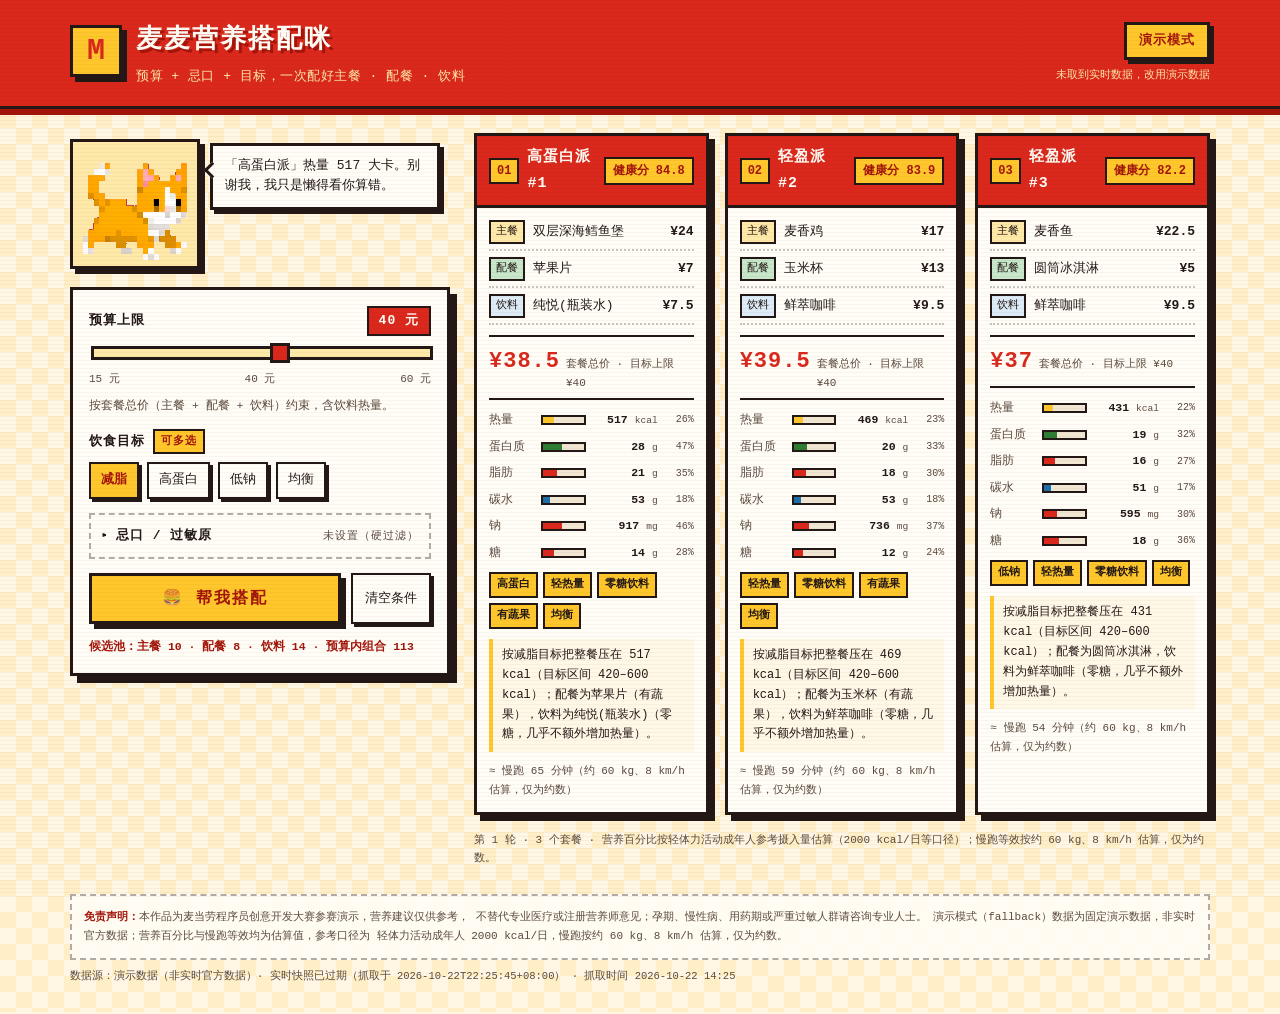
<file: index.html>
<!DOCTYPE html>
<html lang="zh-CN">
<head>
<meta charset="UTF-8">
<meta name="viewport" content="width=device-width, initial-scale=1.0">
<title>麦麦营养搭配咪 · 麦当劳健康套餐搭配</title>
<link rel="stylesheet" href="css/style.css">
<link rel="icon" href="assets/pixel-cat-walk.gif">
</head>
<body>
<div class="scanlines" aria-hidden="true"></div>

<header class="hero">
  <div class="hero-inner">
    <div class="brand">
      <span class="brand-m" aria-hidden="true">M</span>
      <div>
        <h1>麦麦营养搭配咪</h1>
        <p class="subtitle">预算 + 忌口 + 目标，一次配好主餐 · 配餐 · 饮料</p>
      </div>
    </div>
    <div class="badge-wrap">
      <span class="badge" id="modeBadge" data-mode="loading">检测中…</span>
      <span class="badge-note" id="modeNote">正在读取数据源</span>
    </div>
  </div>
</header>

<main class="layout">
  <section class="stage" aria-label="猫咪与点单面板">
    <div class="cat-zone">
      <div class="cat-frame">
        <img id="catImg" class="cat" src="assets/pixel-cat-walk.gif" alt="像素风橘猫" width="128" height="128">
      </div>
      <div class="bubble" id="bubble" role="status" aria-live="polite">喵。先选个预算，剩下的交给我。</div>
    </div>

    <div class="panel">
      <div class="field">
        <label class="field-label" for="budget">
          预算上限 <output id="budgetOut" for="budget">40 元</output>
        </label>
        <input type="range" id="budget" min="15" max="60" step="1" value="40"
               aria-describedby="budgetHint">
        <div class="scale" aria-hidden="true"><span>15 元</span><span>40 元</span><span>60 元</span></div>
        <p class="hint" id="budgetHint">按套餐总价（主餐 + 配餐 + 饮料）约束，含饮料热量。</p>
      </div>

      <div class="field">
        <span class="field-label">饮食目标 <em>可多选</em></span>
        <div class="chips" id="goalChips" role="group" aria-label="饮食目标"></div>
      </div>

      <details class="field field-collapse" id="filterBox">
        <summary>
          忌口 / 过敏原
          <span class="summary-state" id="filterCount">未设置（硬过滤）</span>
        </summary>
        <p class="hint">命中即整条商品出局，不做「尽量避开」。过敏原标注为按餐品构成推断，严重过敏请以官方包装为准。</p>
        <div class="chip-group" id="allergenGroup" aria-label="过敏原"></div>
        <div class="chip-group" id="exclusionGroup" aria-label="忌口"></div>
      </details>

      <div class="actions">
        <button id="btnMix" class="btn-primary" type="button">
          <span class="btn-icon" aria-hidden="true">🍔</span> 帮我搭配
        </button>
        <button id="btnReset" class="btn-ghost" type="button">清空条件</button>
      </div>
      <p class="hint hint-strong" id="poolHint">候选池：—</p>
    </div>
  </section>

  <section class="results" id="results" aria-live="polite">
    <div class="state state-loading" id="stateLoading" hidden>
      <div class="pixel-loader" aria-hidden="true"><span></span><span></span><span></span></div>
      <p>猫咪正在翻菜单，顺便算热量…</p>
    </div>

    <div class="state state-error" id="stateError" hidden>
      <h2>数据没接上</h2>
      <p id="errorText"></p>
      <p class="hint">可先执行 <code>python tools/build_data.py</code> 生成数据文件，或在 WorkBuddy 中启用 mcd-mcp 连接器后重新抓取。</p>
    </div>

    <div class="state state-empty" id="stateEmpty" hidden>
      <h2>这套条件配不出 3 个套餐</h2>
      <p id="emptyText"></p>
      <ul class="suggest" id="emptySuggest"></ul>
    </div>

    <div class="cards" id="cards"></div>

    <p class="result-meta" id="resultMeta" hidden></p>
  </section>
</main>

<footer class="footnote">
  <p class="disclaimer">
    <strong>免责声明：</strong>本作品为麦当劳程序员创意开发大赛参赛演示，营养建议仅供参考，
    不替代专业医疗或注册营养师意见；孕期、慢性病、用药期或严重过敏人群请咨询专业人士。
    演示模式（fallback）数据为固定演示数据，非实时官方数据；营养百分比与慢跑等效均为估算值，参考口径为
    轻体力活动成年人 2000 kcal/日，慢跑按约 60 kg、8 km/h 估算，仅为约数。
  </p>
  <p class="source" id="sourceLine">数据源：加载中…</p>
</footer>

<!-- 数据（file:// 下也可读取，由 tools/build_data.py 生成） -->
<script src="data/mcp_snapshot.js"></script>
<script src="data/fallback_data.js"></script>
<script src="data/allergen_map.js"></script>
<script src="data/cat_lines.js"></script>

<!-- 逻辑 -->
<script src="js/data.js"></script>
<script src="js/filter.js"></script>
<script src="js/combo.js"></script>
<script src="js/score.js"></script>
<script src="js/cat.js"></script>
<script src="js/app.js"></script>
</body>
</html>
</file>
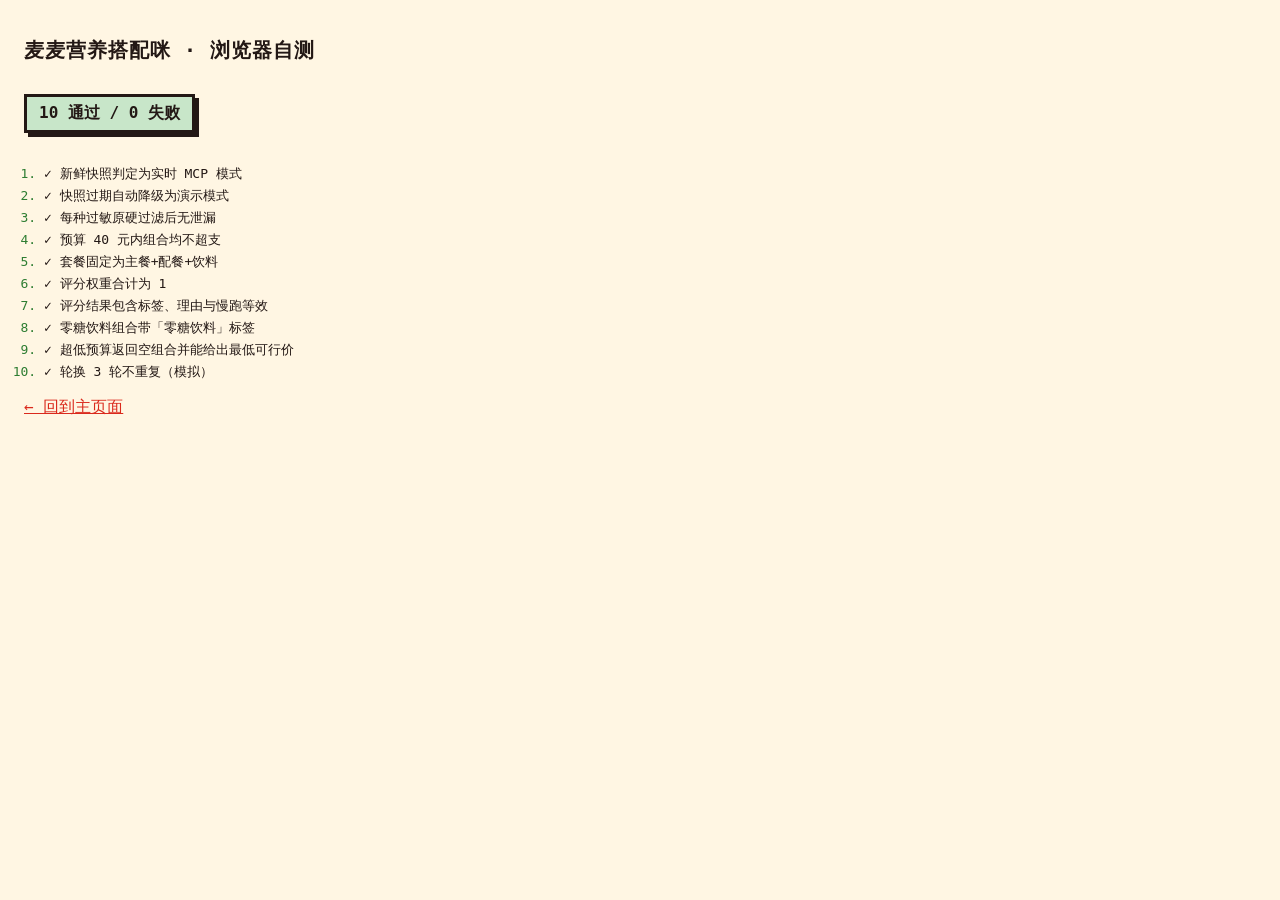
<file: tests/test.html>
<!DOCTYPE html>
<html lang="zh-CN">
<head>
<meta charset="UTF-8">
<meta name="viewport" content="width=device-width, initial-scale=1">
<title>麦麦营养搭配咪 · 浏览器测试</title>
<style>
  body { font-family: ui-monospace, Consolas, "Microsoft YaHei", monospace; background: #FFF6E3; color: #231815; margin: 0; padding: 24px; }
  h1 { font-size: 20px; letter-spacing: 1px; }
  .sum { display: inline-block; padding: 6px 12px; border: 3px solid #231815; background: #FFC72C; font-weight: 700; box-shadow: 4px 4px 0 #231815; }
  ol { padding-left: 20px; }
  li { margin: 4px 0; font-size: 13px; }
  .ok::marker { color: #2E7D32; }
  .bad { color: #DA291C; font-weight: 700; }
  .bad::marker { color: #DA291C; }
  a { color: #DA291C; }
</style>
</head>
<body>
<h1>麦麦营养搭配咪 · 浏览器自测</h1>
<p class="sum" id="summary">运行中…</p>
<ol id="list"></ol>
<p><a href="../index.html">← 回到主页面</a></p>

<script src="../data/mcp_snapshot.js"></script>
<script src="../data/fallback_data.js"></script>
<script src="../data/allergen_map.js"></script>
<script src="../js/data.js"></script>
<script src="../js/filter.js"></script>
<script src="../js/combo.js"></script>
<script src="../js/score.js"></script>
<script>
(function () {
  var pass = 0, fail = 0;
  var list = document.getElementById('list');
  function test(name, fn) {
    var li = document.createElement('li');
    try {
      fn();
      pass++;
      li.className = 'ok';
      li.textContent = '✓ ' + name;
    } catch (e) {
      fail++;
      li.className = 'bad';
      li.textContent = '✗ ' + name + ' — ' + e.message;
    }
    list.appendChild(li);
  }
  function assert(c, m) { if (!c) throw new Error(m || '断言失败'); }
  function eq(a, b, m) { if (a !== b) throw new Error((m || '不相等') + ': ' + a + ' ≠ ' + b); }

  var captured = Date.parse(MCD_SNAPSHOT.capturedAt);
  var HOUR = 3600000;

  test('新鲜快照判定为实时 MCP 模式', function () {
    eq(MCDData.load({ now: captured + HOUR }).mode, 'mcp');
  });
  test('快照过期自动降级为演示模式', function () {
    var d = MCDData.load({ now: captured + 30 * 24 * HOUR });
    eq(d.mode, 'demo');
    assert(/过期/.test(d.reason), '应说明过期原因');
  });
  test('每种过敏原硬过滤后无泄漏', function () {
    var d = MCDData.load({ now: captured + HOUR });
    MCD_ALLERGEN_MAP.allergens.forEach(function (rule) {
      var res = MCDFilter.hardFilter(d.items, { allergens: [rule.id] });
      res.passed.forEach(function (it) {
        assert(it.allergens.indexOf(rule.id) === -1, rule.label + ' 泄漏: ' + it.name);
      });
    });
  });
  test('预算 40 元内组合均不超支', function () {
    var d = MCDData.load({ now: captured + HOUR });
    var pool = MCDFilter.classify(d.items);
    var combos = MCDCombo.generate(pool, { budgetMax: 40 }).combos;
    assert(combos.length >= 9, '组合数不足: ' + combos.length);
    combos.forEach(function (c) { assert(c.totalPrice <= 40.000001, '超预算 ' + c.totalPrice); });
  });
  test('套餐固定为主餐+配餐+饮料', function () {
    var d = MCDData.load({ now: captured + HOUR });
    var combos = MCDCombo.generate(MCDFilter.classify(d.items), { budgetMax: 50 }).combos;
    combos.forEach(function (c) {
      eq(c.items.map(function (i) { return i.category; }).join(','), 'main,side,drink');
    });
  });
  test('评分权重合计为 1', function () {
    var sum = 0;
    Object.keys(MCDScore.WEIGHTS).forEach(function (k) { sum += MCDScore.WEIGHTS[k]; });
    assert(Math.abs(sum - 1) < 1e-9, '权重和 ' + sum);
  });
  test('评分结果包含标签、理由与慢跑等效', function () {
    var d = MCDData.load({ now: captured + HOUR });
    var combos = MCDCombo.generate(MCDFilter.classify(d.items), { budgetMax: 45 }).combos;
    var r = MCDScore.rank(combos, ['fat_loss'])[0];
    assert(r.score > 0 && r.score <= 100, '分数越界');
    assert(r.labels.length > 0, '缺少标签');
    assert(r.reason.length > 10, '理由过短');
    assert(r.jogMin > 0, '缺少慢跑等效');
  });
  test('零糖饮料组合带「零糖饮料」标签', function () {
    var d = MCDData.load({ now: captured + HOUR });
    var combos = MCDCombo.generate(MCDFilter.classify(d.items), { budgetMax: 45 }).combos;
    var zero = combos.filter(function (c) { return c.drink.nutrition.sugarG <= 1; })[0];
    assert(zero, '应存在零糖组合');
    assert(MCDScore.scoreCombo(zero, ['fat_loss']).labels.indexOf('零糖饮料') !== -1, '缺标签');
  });
  test('超低预算返回空组合并能给出最低可行价', function () {
    var d = MCDData.load({ now: captured + HOUR });
    var pool = MCDFilter.classify(d.items);
    eq(MCDCombo.generate(pool, { budgetMax: 12 }).combos.length, 0);
    assert(MCDCombo.cheapestPossible(pool).price > 12, '最低价应高于预算');
  });
  test('轮换 3 轮不重复（模拟）', function () {
    var d = MCDData.load({ now: captured + HOUR });
    var ranked = MCDScore.rank(MCDCombo.generate(MCDFilter.classify(d.items), { budgetMax: 40 }).combos, ['fat_loss']);
    var history = [], seen = {};
    for (var round = 0; round < 3; round++) {
      var available = ranked.filter(function (r) { return history.indexOf(r.combo.id) === -1; });
      if (available.length < 3) { history = history.slice(-3); available = ranked; }
      var used = {}, picked = [];
      available.forEach(function (r) {
        if (picked.length < 3 && !used[r.combo.main.code]) { used[r.combo.main.code] = 1; picked.push(r); }
      });
      available.forEach(function (r) { if (picked.length < 3 && picked.indexOf(r) === -1) picked.push(r); });
      picked.forEach(function (p) {
        assert(!seen[p.combo.id], '第 ' + (round + 1) + ' 轮重复');
        seen[p.combo.id] = 1;
      });
      history = history.concat(picked.map(function (p) { return p.combo.id; })).slice(-9);
    }
  });

  document.getElementById('summary').textContent = pass + ' 通过 / ' + fail + ' 失败';
  document.getElementById('summary').style.background = fail ? '#FFD9D4' : '#C8E6C9';
})();
</script>
</body>
</html>
</file>
<file: css/style.css>
/* 麦麦营养搭配咪 · 像素风样式
   配色取自麦当劳视觉：红 #DA291C / 黄 #FFC72C，像素硬边、无圆角、阶梯阴影。 */

:root {
  --red: #DA291C;
  --red-dark: #A3150B;
  --yellow: #FFC72C;
  --yellow-soft: #FFE9A8;
  --cream: #FFF6E3;
  --paper: #FFFDF6;
  --ink: #231815;
  --ink-soft: #5B4A3F;
  --green: #2E7D32;
  --green-soft: #C8E6C9;
  --sky: #1E6FA8;
  --shadow: #231815;
  --px: 3px;
  --font-pixel: "Zpix", "Fusion Pixel 12px", "Microsoft YaHei", "PingFang SC", ui-monospace, monospace;
}

* { box-sizing: border-box; }

html, body {
  margin: 0;
  padding: 0;
  background: var(--cream);
  color: var(--ink);
  font-family: var(--font-pixel);
  font-size: 15px;
  line-height: 1.7;
  -webkit-font-smoothing: antialiased;
}

body {
  min-height: 100vh;
  background-image:
    linear-gradient(45deg, rgba(255, 199, 44, 0.16) 25%, transparent 25%, transparent 75%, rgba(255, 199, 44, 0.16) 75%),
    linear-gradient(45deg, rgba(255, 199, 44, 0.16) 25%, transparent 25%, transparent 75%, rgba(255, 199, 44, 0.16) 75%);
  background-size: 32px 32px;
  background-position: 0 0, 16px 16px;
}

.scanlines {
  position: fixed;
  inset: 0;
  pointer-events: none;
  background: repeating-linear-gradient(
    to bottom,
    rgba(35, 24, 21, 0.035) 0 1px,
    transparent 1px 4px
  );
  z-index: 99;
}

/* ---------- 顶部 ---------- */
.hero {
  background: var(--red);
  border-bottom: var(--px) solid var(--ink);
  box-shadow: 0 6px 0 var(--red-dark);
}

.hero-inner {
  max-width: 1180px;
  margin: 0 auto;
  padding: 18px 20px;
  display: flex;
  align-items: center;
  justify-content: space-between;
  gap: 16px;
  flex-wrap: wrap;
}

.brand { display: flex; align-items: center; gap: 14px; }

.brand-m {
  width: 52px;
  height: 52px;
  flex: 0 0 52px;
  display: grid;
  place-items: center;
  background: var(--yellow);
  border: var(--px) solid var(--ink);
  box-shadow: 5px 5px 0 var(--ink);
  color: var(--red);
  font-size: 30px;
  font-weight: 900;
  line-height: 1;
  transform: translateY(-2px);
}

h1 {
  margin: 0;
  font-size: 26px;
  letter-spacing: 2px;
  color: #FFFDF6;
  text-shadow: 3px 3px 0 var(--red-dark);
}

.subtitle {
  margin: 4px 0 0;
  font-size: 13px;
  color: var(--yellow-soft);
  letter-spacing: 0.5px;
}

.badge-wrap { display: flex; flex-direction: column; align-items: flex-end; gap: 6px; }

.badge {
  display: inline-block;
  padding: 5px 12px;
  font-size: 13px;
  font-weight: 700;
  letter-spacing: 1px;
  border: var(--px) solid var(--ink);
  box-shadow: 4px 4px 0 var(--ink);
  background: #FFFDF6;
  color: var(--ink);
  white-space: nowrap;
}

.badge[data-mode="mcp"] { background: var(--green-soft); color: #1B4D1E; }
.badge[data-mode="demo"] { background: var(--yellow); color: var(--red-dark); }
.badge[data-mode="error"] { background: var(--red); color: #FFFDF6; }

.badge-note { font-size: 11px; color: var(--yellow-soft); max-width: 320px; text-align: right; }

/* ---------- 布局 ---------- */
.layout {
  max-width: 1180px;
  margin: 0 auto;
  padding: 24px 20px 8px;
  display: grid;
  grid-template-columns: 380px 1fr;
  gap: 24px;
  align-items: start;
}

@media (max-width: 980px) {
  .layout { grid-template-columns: 1fr; }
}

/* ---------- 猫咪 ---------- */
.stage { display: flex; flex-direction: column; gap: 18px; }

.cat-zone {
  position: relative;
  display: flex;
  align-items: flex-start;
  gap: 10px;
  min-height: 132px;
  padding: 6px 0 0;
}

.cat-frame {
  flex: 0 0 auto;
  background: var(--yellow-soft);
  border: var(--px) solid var(--ink);
  box-shadow: 5px 5px 0 var(--ink);
  padding: 6px;
  line-height: 0;
}

.cat {
  width: 112px;
  height: 112px;
  image-rendering: pixelated;
  image-rendering: crisp-edges;
  animation: catBob 1.1s steps(2, end) infinite;
}

@keyframes catBob {
  0%, 100% { transform: translateY(0); }
  50% { transform: translateY(-3px); }
}

.bubble {
  position: relative;
  max-width: 230px;
  margin-top: 4px;
  padding: 10px 12px;
  background: var(--paper);
  border: var(--px) solid var(--ink);
  box-shadow: 4px 4px 0 var(--ink);
  font-size: 13px;
  line-height: 1.55;
  opacity: 0;
  transform: translateY(4px);
  transition: opacity 120ms steps(2, end), transform 120ms steps(2, end);
  pointer-events: none;
}

.bubble.is-visible { opacity: 1; transform: translateY(0); }

.bubble::before {
  content: "";
  position: absolute;
  left: -9px;
  top: 16px;
  width: 9px;
  height: 9px;
  background: var(--paper);
  border-left: var(--px) solid var(--ink);
  border-bottom: var(--px) solid var(--ink);
  transform: rotate(45deg) translate(3px, 0);
}

/* ---------- 面板 ---------- */
.panel {
  background: var(--paper);
  border: var(--px) solid var(--ink);
  box-shadow: 7px 7px 0 var(--ink);
  padding: 16px;
  display: flex;
  flex-direction: column;
  gap: 14px;
}

.field { display: flex; flex-direction: column; gap: 8px; }

.field-label {
  font-size: 13px;
  font-weight: 700;
  letter-spacing: 1px;
  display: flex;
  align-items: center;
  gap: 8px;
}

.field-label em {
  font-style: normal;
  font-size: 11px;
  padding: 1px 6px;
  background: var(--yellow);
  border: 2px solid var(--ink);
  color: var(--red-dark);
}

#budgetOut {
  margin-left: auto;
  background: var(--red);
  color: #FFFDF6;
  padding: 2px 10px;
  border: 2px solid var(--ink);
  font-weight: 700;
}

input[type="range"] {
  -webkit-appearance: none;
  appearance: none;
  width: 100%;
  height: 14px;
  background: var(--yellow-soft);
  border: var(--px) solid var(--ink);
  outline: none;
  cursor: pointer;
}

input[type="range"]::-webkit-slider-thumb {
  -webkit-appearance: none;
  width: 20px;
  height: 20px;
  background: var(--red);
  border: var(--px) solid var(--ink);
  cursor: grab;
  margin-top: -1px;
}

input[type="range"]::-moz-range-thumb {
  width: 16px;
  height: 16px;
  border-radius: 0;
  background: var(--red);
  border: var(--px) solid var(--ink);
  cursor: grab;
}

.scale { display: flex; justify-content: space-between; font-size: 11px; color: var(--ink-soft); }

.hint { margin: 0; font-size: 11.5px; color: var(--ink-soft); line-height: 1.6; }
.hint-strong { color: var(--red-dark); font-weight: 700; }

.chips, .chip-group { display: flex; flex-wrap: wrap; gap: 8px; }

.chip {
  display: inline-flex;
  align-items: center;
  gap: 6px;
  padding: 6px 10px;
  font-family: inherit;
  font-size: 12.5px;
  background: #FFFDF6;
  border: 2px solid var(--ink);
  box-shadow: 3px 3px 0 var(--ink);
  cursor: pointer;
  user-select: none;
  transition: transform 60ms steps(1), box-shadow 60ms steps(1);
}

.chip:active { transform: translate(3px, 3px); box-shadow: 0 0 0; }
.chip input { display: none; }
.chip.is-on { background: var(--yellow); color: var(--red-dark); font-weight: 700; }
.chip.chip-allergen.is-on { background: var(--red); color: #FFFDF6; }
.chip-group { margin-top: 2px; }

.field-collapse {
  border: 2px dashed rgba(35, 24, 21, 0.35);
  padding: 10px;
  gap: 10px;
}

.field-collapse summary {
  cursor: pointer;
  font-size: 13px;
  font-weight: 700;
  letter-spacing: 1px;
  display: flex;
  align-items: center;
  gap: 8px;
  list-style: none;
}

.field-collapse summary::-webkit-details-marker { display: none; }
.field-collapse summary::before { content: "▸"; font-size: 12px; }
.field-collapse[open] summary::before { content: "▾"; }

.summary-state {
  margin-left: auto;
  font-size: 11px;
  font-weight: 400;
  color: var(--ink-soft);
  max-width: 190px;
  text-align: right;
}

.actions { display: flex; gap: 10px; align-items: stretch; }

.btn-primary {
  flex: 1;
  font-family: inherit;
  font-size: 16px;
  font-weight: 800;
  letter-spacing: 2px;
  padding: 12px 16px;
  color: var(--red-dark);
  background: var(--yellow);
  border: var(--px) solid var(--ink);
  box-shadow: 5px 5px 0 var(--ink);
  cursor: pointer;
  transition: transform 60ms steps(1), box-shadow 60ms steps(1);
}

.btn-primary:hover { background: #FFD65C; }
.btn-primary:active { transform: translate(5px, 5px); box-shadow: 0 0 0; }
.btn-primary[disabled] { opacity: 0.55; cursor: progress; }

.btn-ghost {
  font-family: inherit;
  font-size: 12.5px;
  padding: 10px 12px;
  background: var(--paper);
  color: var(--ink);
  border: 2px solid var(--ink);
  box-shadow: 3px 3px 0 var(--ink);
  cursor: pointer;
}

.btn-ghost:active { transform: translate(3px, 3px); box-shadow: 0 0 0; }

/* ---------- 结果 ---------- */
.results { display: flex; flex-direction: column; gap: 16px; min-height: 240px; }

.state {
  background: var(--paper);
  border: var(--px) solid var(--ink);
  box-shadow: 6px 6px 0 var(--ink);
  padding: 22px;
  text-align: center;
}

.state h2 { margin: 0 0 8px; font-size: 18px; letter-spacing: 1px; color: var(--red-dark); }
.state p { margin: 6px 0; font-size: 13px; }
.state-error { border-color: var(--red); }
.state-empty ul { text-align: left; margin: 10px 0 0; padding-left: 20px; font-size: 13px; }
.suggest li { margin: 4px 0; }

.pixel-loader { display: flex; justify-content: center; gap: 8px; margin-bottom: 10px; }
.pixel-loader span {
  width: 14px; height: 14px;
  background: var(--red);
  border: 2px solid var(--ink);
  animation: blink 900ms steps(1) infinite;
}
.pixel-loader span:nth-child(2) { background: var(--yellow); animation-delay: 150ms; }
.pixel-loader span:nth-child(3) { background: var(--green); animation-delay: 300ms; }

@keyframes blink {
  0%, 100% { opacity: 1; transform: translateY(0); }
  50% { opacity: 0.25; transform: translateY(-5px); }
}

.cards {
  display: grid;
  grid-template-columns: repeat(3, minmax(0, 1fr));
  gap: 16px;
}

@media (max-width: 1180px) { .cards { grid-template-columns: repeat(2, minmax(0, 1fr)); } }
@media (max-width: 720px) { .cards { grid-template-columns: 1fr; } }

.card {
  background: var(--paper);
  border: var(--px) solid var(--ink);
  box-shadow: 6px 6px 0 var(--ink);
  display: flex;
  flex-direction: column;
  /* 入场动画只做位移，不碰 opacity：任何环境（含无头/降级）都不会整卡隐身 */
  animation: cardIn 160ms steps(3);
}

@keyframes cardIn {
  from { transform: translateY(10px); }
}

.card-head {
  display: flex;
  align-items: center;
  gap: 8px;
  padding: 9px 12px;
  background: var(--red);
  color: #FFFDF6;
  border-bottom: var(--px) solid var(--ink);
}

.rank {
  background: var(--yellow);
  color: var(--red-dark);
  font-weight: 900;
  font-size: 12px;
  padding: 1px 6px;
  border: 2px solid var(--ink);
}

.card-head h3 { margin: 0; font-size: 15px; letter-spacing: 1px; flex: 1; }

.score {
  font-size: 12px;
  background: var(--yellow);
  color: var(--red-dark);
  padding: 2px 7px;
  border: 2px solid var(--ink);
  font-weight: 800;
  white-space: nowrap;
}

.card-body { padding: 12px; display: flex; flex-direction: column; gap: 10px; }

.items { margin: 0; padding: 0; list-style: none; display: flex; flex-direction: column; gap: 6px; }

.items li {
  display: flex;
  align-items: center;
  gap: 8px;
  font-size: 13px;
  border-bottom: 2px dotted rgba(35, 24, 21, 0.25);
  padding-bottom: 5px;
}

.cat-tag {
  flex: 0 0 auto;
  font-size: 10.5px;
  padding: 1px 5px;
  border: 2px solid var(--ink);
  background: var(--yellow-soft);
  color: var(--ink);
}

.cat-tag[data-cat="drink"] { background: #DCEBF6; }
.cat-tag[data-cat="side"] { background: var(--green-soft); }

.items .price { margin-left: auto; font-weight: 700; color: var(--ink); }

.drink-note { font-size: 10.5px; color: var(--red-dark); }

.total-price {
  display: flex;
  align-items: baseline;
  gap: 6px;
  padding: 6px 0;
  border-top: 2px solid var(--ink);
  border-bottom: 2px solid var(--ink);
}

.total-price b { font-size: 22px; color: var(--red); letter-spacing: 1px; }
.total-price span { font-size: 11px; color: var(--ink-soft); }

.nutri { display: flex; flex-direction: column; gap: 7px; }

.nutri-row { display: grid; grid-template-columns: 46px 1fr 66px 30px; gap: 6px; align-items: center; font-size: 11.5px; }

.nutri-label { color: var(--ink-soft); }

.nutri-pct { text-align: right; font-size: 10px; color: var(--ink-soft); }

.bar {
  height: 10px;
  background: #F0E6D2;
  border: 2px solid var(--ink);
  position: relative;
  overflow: hidden;
}

.bar i {
  display: block;
  height: 100%;
  width: 0;
  background: var(--red);
  transition: width 240ms steps(6, end);
}

.bar i[data-kind="protein"] { background: var(--green); }
.bar i[data-kind="energy"] { background: var(--yellow); }
.bar i[data-kind="carb"] { background: var(--sky); }

.nutri-value { text-align: right; font-weight: 700; white-space: nowrap; }
.nutri-value small { font-weight: 400; color: var(--ink-soft); }

.tag-row { display: flex; flex-wrap: wrap; gap: 5px; }

.tag {
  font-size: 10.5px;
  padding: 2px 6px;
  border: 2px solid var(--ink);
  background: var(--yellow-soft);
}

.tag[data-strong="true"] { background: var(--yellow); font-weight: 700; }
.tag.tag-warn { background: #FFD9D4; border-color: var(--red); color: var(--red-dark); }

.reason {
  margin: 0;
  font-size: 12px;
  line-height: 1.65;
  background: #FFF8E7;
  border-left: 4px solid var(--yellow);
  padding: 7px 9px;
  color: var(--ink);
}

.jog { margin: 0; font-size: 11px; color: var(--ink-soft); }

.result-meta { margin: 0; font-size: 11px; color: var(--ink-soft); }

/* ---------- 页脚 ---------- */
.footnote {
  max-width: 1180px;
  margin: 18px auto 0;
  padding: 0 20px 26px;
}

.disclaimer {
  font-size: 11px;
  line-height: 1.75;
  color: var(--ink-soft);
  background: rgba(255, 253, 246, 0.9);
  border: 2px dashed rgba(35, 24, 21, 0.35);
  padding: 12px;
  margin: 0 0 8px;
}

.disclaimer strong { color: var(--red-dark); }
.source { margin: 0; font-size: 10.5px; color: var(--ink-soft); }

code {
  font-family: ui-monospace, Consolas, monospace;
  background: #F0E6D2;
  padding: 0 3px;
}

@media (prefers-reduced-motion: reduce) {
  .cat, .pixel-loader span, .card { animation: none !important; }
  .bubble { transition: none; }
}
</file>
